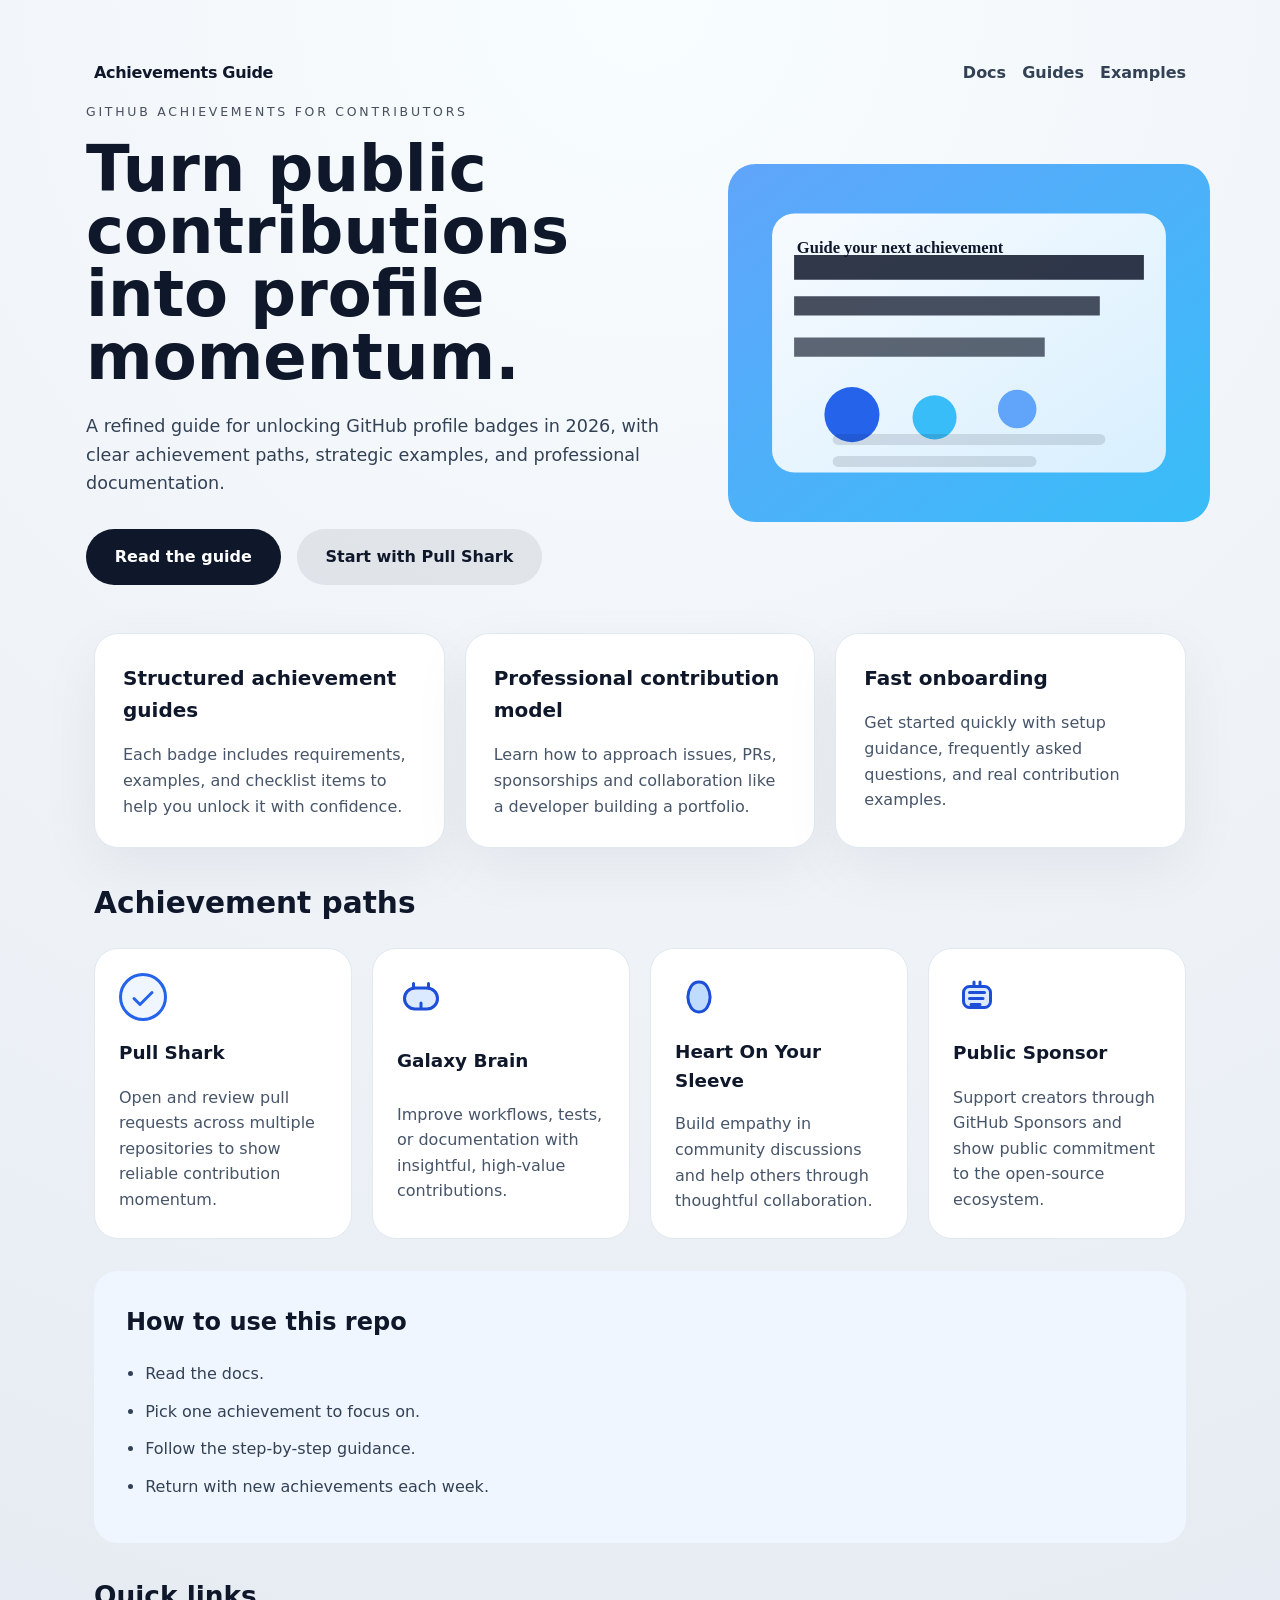
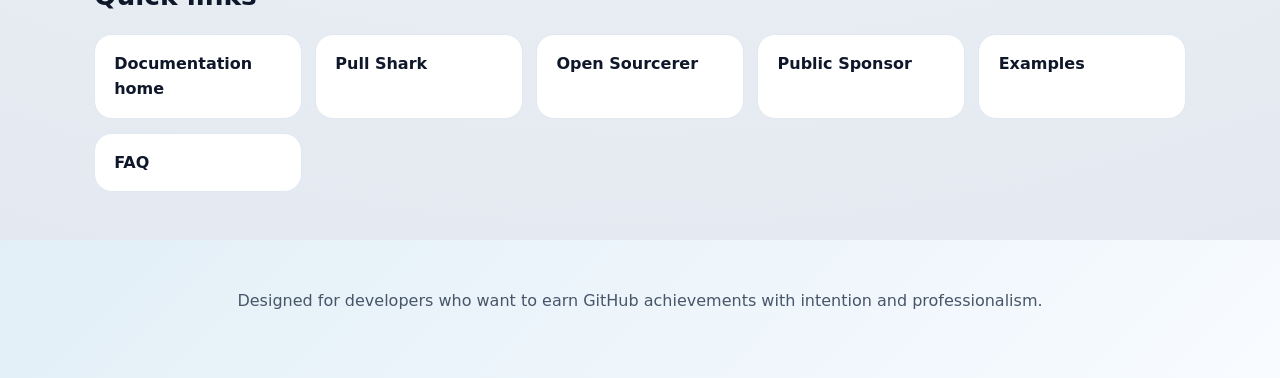
<file: index.html>
<!DOCTYPE html>
<html lang="en">
<head>
  <meta charset="UTF-8">
  <meta name="viewport" content="width=device-width, initial-scale=1.0">
  <title>GitHub Achievements Guide</title>
  <meta name="description" content="Professional GitHub achievements guidance for contributors, open source contributors, and profile builders.">
  <link rel="stylesheet" href="style.css">
</head>
<body>
  <div class="page-shell">
    <header id="home" class="hero" role="banner">
      <nav class="site-nav" aria-label="Primary navigation">
        <a class="logo" href="#home">Achievements Guide</a>
        <div class="nav-links">
          <a href="docs/index.md">Docs</a>
          <a href="achievements/pull-shark/README.md">Guides</a>
          <a href="examples/pull-request-examples.md">Examples</a>
        </div>
      </nav>
      <div class="hero-content">
        <div class="hero-copy">
          <p class="eyebrow">GitHub achievements for contributors</p>
          <h1>Turn public contributions into profile momentum.</h1>
          <p class="hero-text">A refined guide for unlocking GitHub profile badges in 2026, with clear achievement paths, strategic examples, and professional documentation.</p>
          <div class="hero-actions">
            <a class="button primary" href="docs/index.md">Read the guide</a>
            <a class="button secondary" href="achievements/pull-shark/README.md">Start with Pull Shark</a>
          </div>
        </div>
        <div class="hero-media">
          <img src="assets/images/hero-illustration.svg" alt="Illustration showing GitHub achievements and collaboration">
        </div>
      </div>
    </header>
    <main role="main" class="content">
      <section class="overview-grid">
        <article class="card">
          <h2>Structured achievement guides</h2>
          <p>Each badge includes requirements, examples, and checklist items to help you unlock it with confidence.</p>
        </article>
        <article class="card">
          <h2>Professional contribution model</h2>
          <p>Learn how to approach issues, PRs, sponsorships and collaboration like a developer building a portfolio.</p>
        </article>
        <article class="card">
          <h2>Fast onboarding</h2>
          <p>Get started quickly with setup guidance, frequently asked questions, and real contribution examples.</p>
        </article>
      </section>
      <section class="features">
        <h2>Achievement paths</h2>
        <div class="grid">
          <div class="feature"><img src="assets/icons/achievement.svg" alt="Achievement icon"><h3>Pull Shark</h3><p>Open and review pull requests across multiple repositories to show reliable contribution momentum.</p></div>
          <div class="feature"><img src="assets/icons/brain.svg" alt="Galaxy Brain icon"><h3>Galaxy Brain</h3><p>Improve workflows, tests, or documentation with insightful, high-value contributions.</p></div>
          <div class="feature"><img src="assets/icons/heart.svg" alt="Heart on your sleeve icon"><h3>Heart On Your Sleeve</h3><p>Build empathy in community discussions and help others through thoughtful collaboration.</p></div>
          <div class="feature"><img src="assets/icons/sponsor.svg" alt="Public Sponsor icon"><h3>Public Sponsor</h3><p>Support creators through GitHub Sponsors and show public commitment to the open-source ecosystem.</p></div>
        </div>
      </section>
      <section class="resource-strip">
        <div>
          <h2>How to use this repo</h2>
          <ul>
            <li>Read the docs.</li>
            <li>Pick one achievement to focus on.</li>
            <li>Follow the step-by-step guidance.</li>
            <li>Return with new achievements each week.</li>
          </ul>
        </div>
      </section>
      <section class="link-list">
        <h2>Quick links</h2>
        <div class="link-grid">
          <a href="docs/index.md">Documentation home</a>
          <a href="achievements/pull-shark/README.md">Pull Shark</a>
          <a href="achievements/open-sourcerer/README.md">Open Sourcerer</a>
          <a href="achievements/public-sponsor/README.md">Public Sponsor</a>
          <a href="examples/pull-request-examples.md">Examples</a>
          <a href="docs/faq.md">FAQ</a>
        </div>
      </section>
    </main>
    <footer class="site-footer">
      <p>Designed for developers who want to earn GitHub achievements with intention and professionalism.</p>
    </footer>
  </div>
  <script src="script.js"></script>
</body>
</html>
</file>
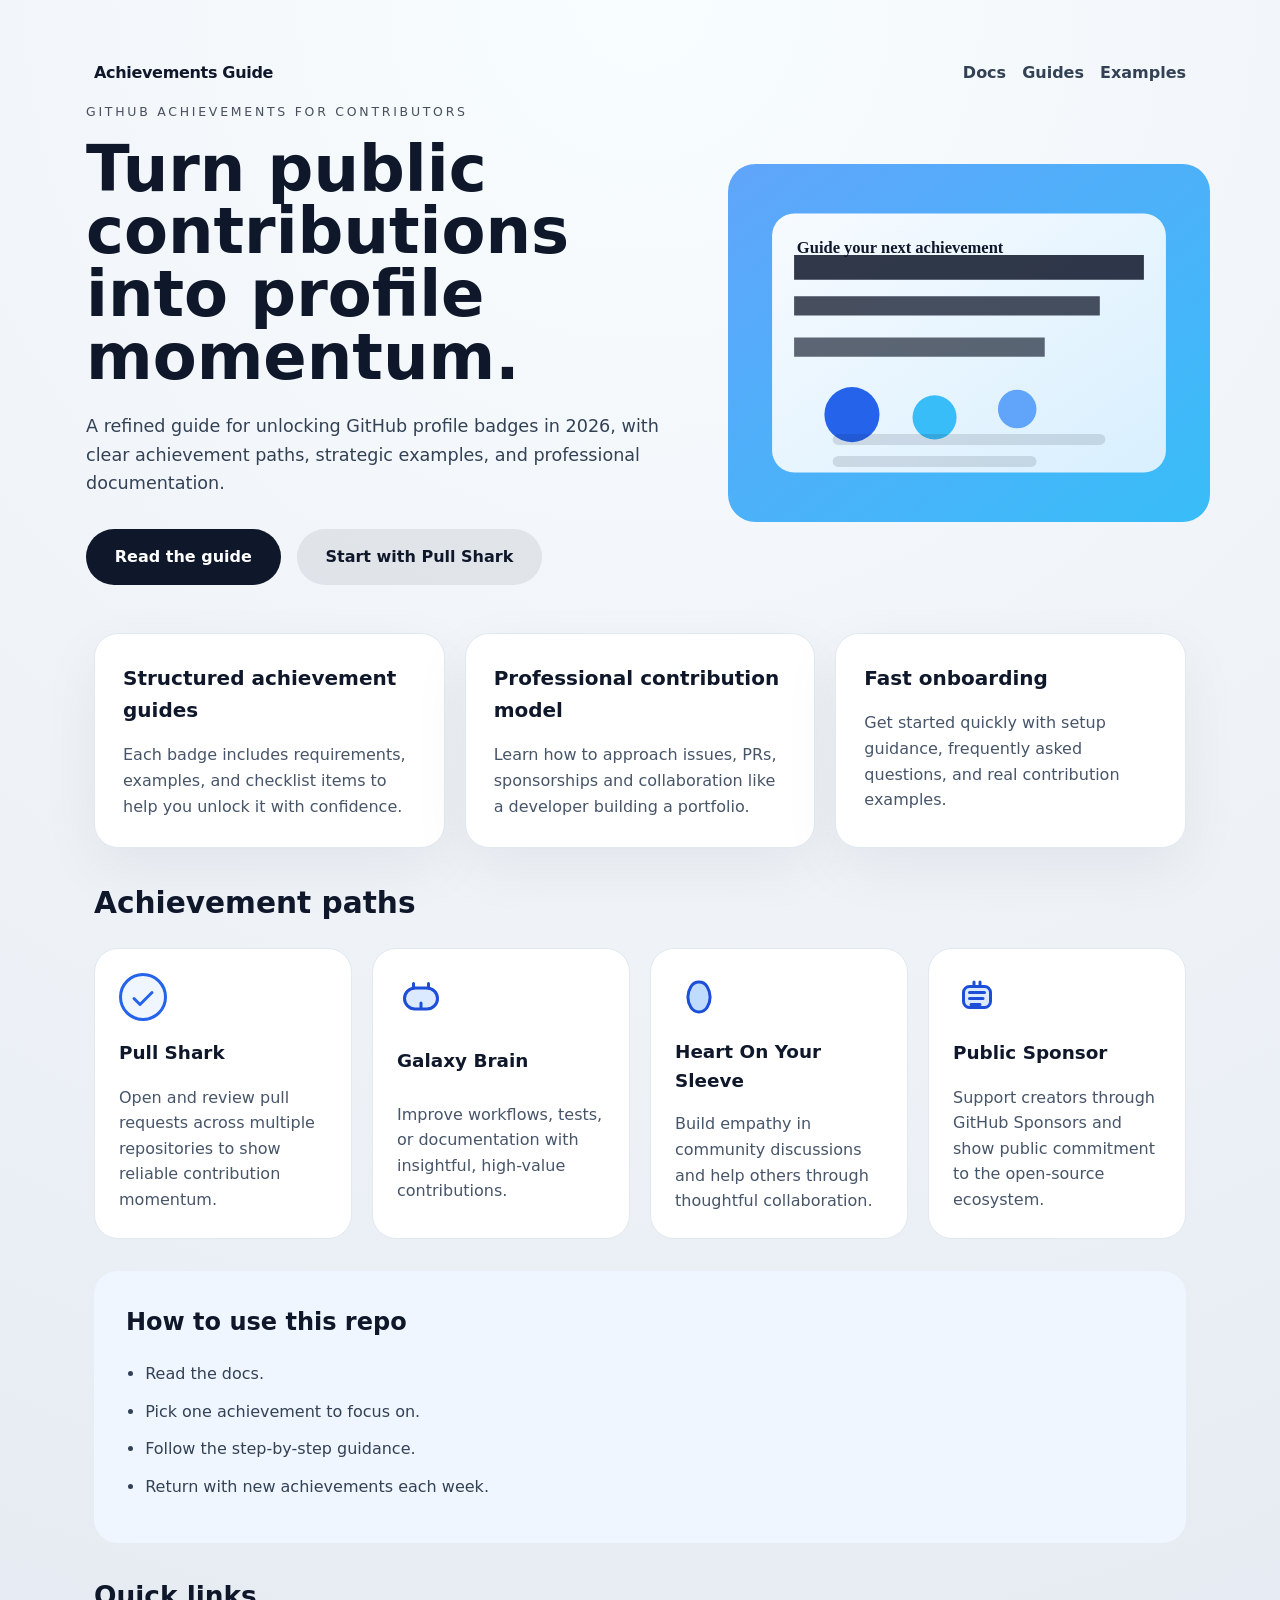
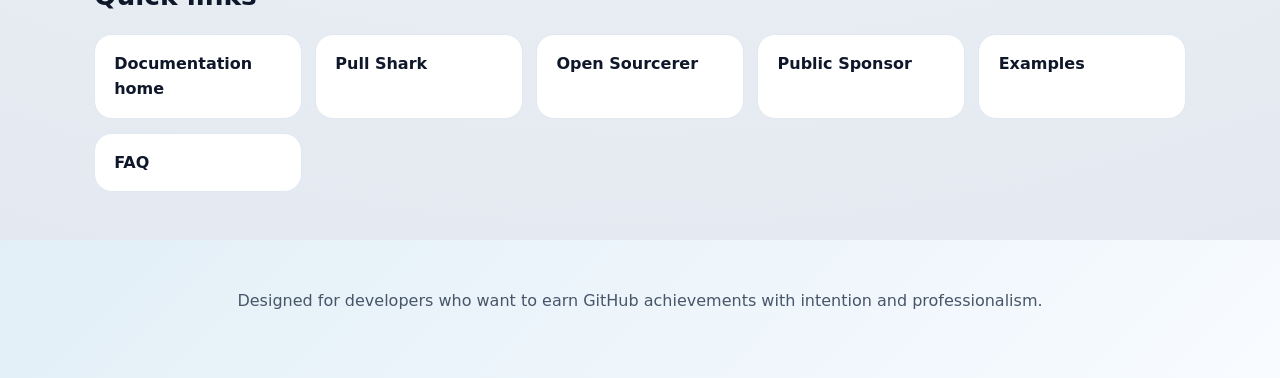
<file: website/index.html>
<!DOCTYPE html>
<html lang="en">
<head>
  <meta charset="UTF-8">
  <meta name="viewport" content="width=device-width, initial-scale=1.0">
  <title>GitHub Achievements Guide</title>
  <meta name="description" content="Professional GitHub achievements guidance for contributors, open source contributors, and profile builders.">
  <link rel="stylesheet" href="style.css">
</head>
<body>
  <div class="page-shell">
    <header id="home" class="hero" role="banner">
      <nav class="site-nav" aria-label="Primary navigation">
        <a class="logo" href="#home">Achievements Guide</a>
        <div class="nav-links">
          <a href="../docs/index.md">Docs</a>
          <a href="../achievements/pull-shark/README.md">Guides</a>
          <a href="../examples/pull-request-examples.md">Examples</a>
        </div>
      </nav>
      <div class="hero-content">
        <div class="hero-copy">
          <p class="eyebrow">GitHub achievements for contributors</p>
          <h1>Turn public contributions into profile momentum.</h1>
          <p class="hero-text">A refined guide for unlocking GitHub profile badges in 2026, with clear achievement paths, strategic examples, and professional documentation.</p>
          <div class="hero-actions">
            <a class="button primary" href="../docs/index.md">Read the guide</a>
            <a class="button secondary" href="../achievements/pull-shark/README.md">Start with Pull Shark</a>
          </div>
        </div>
        <div class="hero-media">
          <img src="../assets/images/hero-illustration.svg" alt="Illustration showing GitHub achievements and collaboration">
        </div>
      </div>
    </header>
    <main role="main" class="content">
      <section class="overview-grid">
        <article class="card">
          <h2>Structured achievement guides</h2>
          <p>Each badge includes requirements, examples, and checklist items to help you unlock it with confidence.</p>
        </article>
        <article class="card">
          <h2>Professional contribution model</h2>
          <p>Learn how to approach issues, PRs, sponsorships and collaboration like a developer building a portfolio.</p>
        </article>
        <article class="card">
          <h2>Fast onboarding</h2>
          <p>Get started quickly with setup guidance, frequently asked questions, and real contribution examples.</p>
        </article>
      </section>
      <section class="features">
        <h2>Achievement paths</h2>
        <div class="grid">
          <div class="feature"><img src="../assets/icons/achievement.svg" alt="Achievement icon"><h3>Pull Shark</h3><p>Open and review pull requests across multiple repositories to show reliable contribution momentum.</p></div>
          <div class="feature"><img src="../assets/icons/brain.svg" alt="Galaxy Brain icon"><h3>Galaxy Brain</h3><p>Improve workflows, tests, or documentation with insightful, high-value contributions.</p></div>
          <div class="feature"><img src="../assets/icons/heart.svg" alt="Heart on your sleeve icon"><h3>Heart On Your Sleeve</h3><p>Build empathy in community discussions and help others through thoughtful collaboration.</p></div>
          <div class="feature"><img src="../assets/icons/sponsor.svg" alt="Public Sponsor icon"><h3>Public Sponsor</h3><p>Support creators through GitHub Sponsors and show public commitment to the open-source ecosystem.</p></div>
        </div>
      </section>
      <section class="resource-strip">
        <div>
          <h2>How to use this repo</h2>
          <ul>
            <li>Read the docs.</li>
            <li>Pick one achievement to focus on.</li>
            <li>Follow the step-by-step guidance.</li>
            <li>Return with new achievements each week.</li>
          </ul>
        </div>
      </section>
      <section class="link-list">
        <h2>Quick links</h2>
        <div class="link-grid">
          <a href="../docs/index.md">Documentation home</a>
          <a href="../achievements/pull-shark/README.md">Pull Shark</a>
          <a href="../achievements/open-sourcerer/README.md">Open Sourcerer</a>
          <a href="../achievements/public-sponsor/README.md">Public Sponsor</a>
          <a href="../examples/pull-request-examples.md">Examples</a>
          <a href="../docs/faq.md">FAQ</a>
        </div>
      </section>
    </main>
    <footer class="site-footer">
      <p>Designed for developers who want to earn GitHub achievements with intention and professionalism.</p>
    </footer>
  </div>
  <script src="script.js"></script>
</body>
</html>
</file>
<file: style.css>
/* Global styles */
:root {
  color-scheme: light;
  font-family: Inter, system-ui, -apple-system, BlinkMacSystemFont, 'Segoe UI', sans-serif;
  color: #0f172a;
  background: #f8fafc;
  line-height: 1.6;
  scroll-behavior: smooth;
}
* { box-sizing: border-box; }
body { margin: 0; min-height: 100vh; background: radial-gradient(circle at top, #f8fdff 0%, #f1f5f9 35%, #e2e8f0 100%); }
a { color: inherit; text-decoration: none; }
img { display: block; max-width: 100%; }
button, a { transition: all 0.2s ease; }
a:focus-visible, .button:focus-visible, .nav-links a:focus-visible { outline: 3px solid rgba(14,165,233,0.6); outline-offset: 3px; }
.page-shell { display: flex; flex-direction: column; min-height: 100vh; }
.site-nav { display: flex; align-items: center; justify-content: space-between; padding: 1.25rem 1.5rem 0; max-width: 1140px; margin: 0 auto; }
.logo { font-weight: 800; letter-spacing: -0.02em; color: #0f172a; }
.nav-links { display: flex; gap: 1rem; }
.nav-links a { color: #334155; font-weight: 600; }
.nav-links a:hover, .button:hover { opacity: 0.88; }
.hero { padding: 2.5rem 1.5rem 3rem; }
.hero-content { display: grid; gap: 2rem; align-items: center; max-width: 1140px; margin: 0 auto; grid-template-columns: 1.3fr 1fr; }
.hero-copy { padding: 1rem; }
.eyebrow { margin: 0 0 1rem; text-transform: uppercase; letter-spacing: .22em; font-size: .78rem; color: #0f172a; opacity: .75; }
h1 { margin: 0; font-size: clamp(2.5rem, 5vw, 4rem); line-height: 0.98; color: #0f172a; }
.hero-text { margin: 1.5rem 0 0; font-size: 1.1rem; max-width: 42rem; color: #334155; }
.hero-actions { display: flex; flex-wrap: wrap; gap: 1rem; margin-top: 2rem; }
.button { display: inline-flex; align-items: center; justify-content: center; padding: 0.95rem 1.8rem; border-radius: 999px; font-weight: 700; }
.primary { background: #0f172a; color: #fff; }
.secondary { background: rgba(15,23,42,.08); color: #0f172a; }
.hero-media { display: flex; justify-content: center; align-items: center; }
.content { max-width: 1140px; width: 100%; margin: 0 auto 3rem; padding: 0 1.5rem; }
.overview-grid, .grid { display: grid; gap: 1.25rem; }
.overview-grid { grid-template-columns: repeat(auto-fit, minmax(240px, 1fr)); margin-top: -1rem; }
.card { background: #ffffff; border: 1px solid #e2e8f0; border-radius: 24px; padding: 1.75rem; box-shadow: 0 20px 60px rgba(15,23,42,.06); }
.card h2 { margin-top: 0; font-size: 1.25rem; }
.card p { margin: 0.85rem 0 0; color: #475569; }
.features { margin-top: 2rem; }
.features h2 { margin-bottom: 1.25rem; font-size: 1.85rem; }
.grid { grid-template-columns: repeat(auto-fit, minmax(220px, 1fr)); }
.feature { background: #ffffff; border: 1px solid #e2e8f0; border-radius: 24px; padding: 1.5rem; display: grid; gap: 1rem; min-height: 260px; }
.feature img { width: 48px; height: 48px; }
.feature h3 { margin: 0; font-size: 1.15rem; }
.feature p { margin: 0; color: #475569; }
.resource-strip { margin: 2rem 0; padding: 2rem; background: #eff6ff; border-radius: 24px; }
.resource-strip h2 { margin-top: 0; }
.resource-strip ul { margin: 1rem 0 0; padding-left: 1.2rem; color: #334155; }
.resource-strip li { margin-bottom: 0.75rem; }
.link-list { margin-top: 2rem; }
.link-list h2 { margin-bottom: 1rem; font-size: 1.65rem; }
.link-grid { display: grid; gap: 0.85rem; grid-template-columns: repeat(auto-fit, minmax(180px, 1fr)); }
.link-grid a { display: block; padding: 1rem 1.2rem; background: #ffffff; border: 1px solid #e2e8f0; border-radius: 18px; color: #0f172a; font-weight: 600; }
.site-footer { padding: 2rem 1.5rem 3rem; margin-top: auto; background: linear-gradient(135deg, #e2eff7 0%, #f8fbff 100%); text-align: center; color: #475569; }
@media (max-width: 900px) { .hero-content { grid-template-columns: 1fr; } }
@media (max-width: 640px) {
  .site-nav { flex-direction: column; align-items: flex-start; gap: 1rem; }
  .hero { padding-top: 1.5rem; }
  .button { width: 100%; justify-content: center; }
}
</file>
<file: website/style.css>
/* Global styles */
:root {
  color-scheme: light;
  font-family: Inter, system-ui, -apple-system, BlinkMacSystemFont, 'Segoe UI', sans-serif;
  color: #0f172a;
  background: #f8fafc;
  line-height: 1.6;
  scroll-behavior: smooth;
}
* { box-sizing: border-box; }
body { margin: 0; min-height: 100vh; background: radial-gradient(circle at top, #f8fdff 0%, #f1f5f9 35%, #e2e8f0 100%); }
a { color: inherit; text-decoration: none; }
img { display: block; max-width: 100%; }
button, a { transition: all 0.2s ease; }
a:focus-visible, .button:focus-visible, .nav-links a:focus-visible { outline: 3px solid rgba(14,165,233,0.6); outline-offset: 3px; }
.page-shell { display: flex; flex-direction: column; min-height: 100vh; }
.site-nav { display: flex; align-items: center; justify-content: space-between; padding: 1.25rem 1.5rem 0; max-width: 1140px; margin: 0 auto; }
.logo { font-weight: 800; letter-spacing: -0.02em; color: #0f172a; }
.nav-links { display: flex; gap: 1rem; }
.nav-links a { color: #334155; font-weight: 600; }
.nav-links a:hover, .button:hover { opacity: 0.88; }
.hero { padding: 2.5rem 1.5rem 3rem; }
.hero-content { display: grid; gap: 2rem; align-items: center; max-width: 1140px; margin: 0 auto; grid-template-columns: 1.3fr 1fr; }
.hero-copy { padding: 1rem; }
.eyebrow { margin: 0 0 1rem; text-transform: uppercase; letter-spacing: .22em; font-size: .78rem; color: #0f172a; opacity: .75; }
h1 { margin: 0; font-size: clamp(2.5rem, 5vw, 4rem); line-height: 0.98; color: #0f172a; }
.hero-text { margin: 1.5rem 0 0; font-size: 1.1rem; max-width: 42rem; color: #334155; }
.hero-actions { display: flex; flex-wrap: wrap; gap: 1rem; margin-top: 2rem; }
.button { display: inline-flex; align-items: center; justify-content: center; padding: 0.95rem 1.8rem; border-radius: 999px; font-weight: 700; }
.primary { background: #0f172a; color: #fff; }
.secondary { background: rgba(15,23,42,.08); color: #0f172a; }
.hero-media { display: flex; justify-content: center; align-items: center; }
.content { max-width: 1140px; width: 100%; margin: 0 auto 3rem; padding: 0 1.5rem; }
.overview-grid, .grid { display: grid; gap: 1.25rem; }
.overview-grid { grid-template-columns: repeat(auto-fit, minmax(240px, 1fr)); margin-top: -1rem; }
.card { background: #ffffff; border: 1px solid #e2e8f0; border-radius: 24px; padding: 1.75rem; box-shadow: 0 20px 60px rgba(15,23,42,.06); }
.card h2 { margin-top: 0; font-size: 1.25rem; }
.card p { margin: 0.85rem 0 0; color: #475569; }
.features { margin-top: 2rem; }
.features h2 { margin-bottom: 1.25rem; font-size: 1.85rem; }
.grid { grid-template-columns: repeat(auto-fit, minmax(220px, 1fr)); }
.feature { background: #ffffff; border: 1px solid #e2e8f0; border-radius: 24px; padding: 1.5rem; display: grid; gap: 1rem; min-height: 260px; }
.feature img { width: 48px; height: 48px; }
.feature h3 { margin: 0; font-size: 1.15rem; }
.feature p { margin: 0; color: #475569; }
.resource-strip { margin: 2rem 0; padding: 2rem; background: #eff6ff; border-radius: 24px; }
.resource-strip h2 { margin-top: 0; }
.resource-strip ul { margin: 1rem 0 0; padding-left: 1.2rem; color: #334155; }
.resource-strip li { margin-bottom: 0.75rem; }
.link-list { margin-top: 2rem; }
.link-list h2 { margin-bottom: 1rem; font-size: 1.65rem; }
.link-grid { display: grid; gap: 0.85rem; grid-template-columns: repeat(auto-fit, minmax(180px, 1fr)); }
.link-grid a { display: block; padding: 1rem 1.2rem; background: #ffffff; border: 1px solid #e2e8f0; border-radius: 18px; color: #0f172a; font-weight: 600; }
.site-footer { padding: 2rem 1.5rem 3rem; margin-top: auto; background: linear-gradient(135deg, #e2eff7 0%, #f8fbff 100%); text-align: center; color: #475569; }
@media (max-width: 900px) { .hero-content { grid-template-columns: 1fr; } }
@media (max-width: 640px) {
  .site-nav { flex-direction: column; align-items: flex-start; gap: 1rem; }
  .hero { padding-top: 1.5rem; }
  .button { width: 100%; justify-content: center; }
}
</file>
